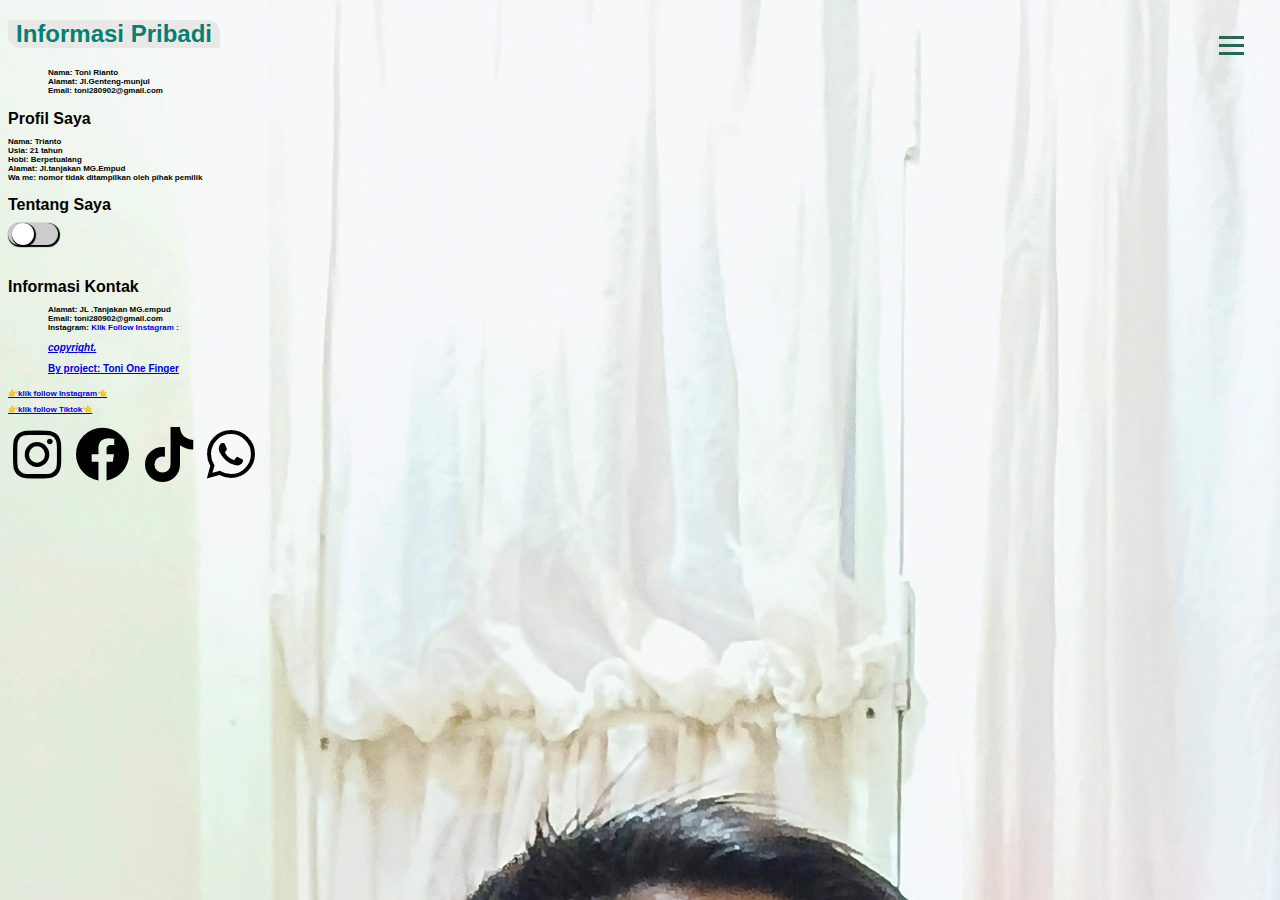
<file: index.html>
<!DOCTYPE html>
<html lang="en">

<head>
  <meta charset="utf-8">
  <meta name="viewport" content="width=device-width, initial-scale=1.0">
  <title>profil me ll🖌️</title>
  <link rel="stylesheet" type="text/css" href="style.css">
  <link rel="stylesheet" href="https://cdnjs.cloudflare.com/ajax/libs/font-awesome/5.15.3/css/all.min.css" />
</head>

<body>
  <container id="loading"></container>
  <container id="content"></container>
  <!-- Personal information section with a subtle style -->

  <header>
    <div onclick="notif()" style="float: right; position: relative; margin-top: 11px; right: 28px;">
      <div class="bar1"></div>
      <div class="bar2"></div>
      <div class="bar3"></div>
    </div>

    <h2
      style="text-align: center;  color: #008080; background-color: rgb(233, 232, 232); width: 212px; height: auto; border-end-start-radius: 12px; border-start-end-radius: 12px; text-shadow: 2px 0px 3px blanchedalmond;">
      <strong>Informasi Pribadi</strong>
    </h2>
    <ul>
      <li>Nama: Toni Rianto</li>
      <li>Alamat: Jl.Genteng-munjul</li>
      <li>Email: toni280902@gmail.com</li>
    </ul>
  </header>
  <section style="margin-top: -6px;">
    <h4>Profil Saya</h4>
    <li style="margin-top: -12px;">Nama: Trianto</li>
    <li>Usia: 21 tahun</li>
    <li>Hobi: Berpetualang</li>
    <li>Alamat: Jl.tanjakan MG.Empud</li>
    <li>Wa me: nomor tidak ditampilkan oleh pihak pemilik</li>
  </section>
  
  <section style="margin-top: -8px;">
    <h4>Tentang Saya</h4>
    <label class="switch" onclick="typeWriter()" ondblclick="location.reload()">
      <input type="checkbox">
      <span class="slider round"></span>
    </label>
    <p id="demo"></p>
  </section>

  <section>
    <h4>Informasi Kontak</h4>
    <ul style="margin-top: -12px;">
      <li><strong>Alamat:</strong> JL .Tanjakan MG.empud</li>
      <li><strong>Email:</strong> toni280902@gmail.com</li>
      <li><strong> Instagram:</strong>
        <a class="link-secondary" href="https://Instagram.com/brian_tio23" style="text-decoration-line: none;"> Klik
          Follow Instagram :
        </a>
      </li>
      <a href="https://instagram.com/brian_tio23" class="copyright">
        <p class="cr"><i class="material-icons-sharp cr-logo">copyright. </i></p>
        <p>By project: Toni One Finger</p>
      </a>
    </ul>
  </section>
  <a class="link-secondary" href="https://Instagram.com/brian_tio23" Instagram>
    <p class="item">👉klik follow Instagram👈</p>
  </a>
  <a class="link-secondary" href="https://Tiktok.com/@brian_tio23" Tiktok>
    <p class="item">👉klik follow Tiktok👈</p>
  </a>
<footer>
  <div class="social-icon">
    <a href="https://www.instagram.com/brian_tio23" target="_blank"><i class="fab fa-instagram"></i></a>
    <a href="https://www.threads.net/brian_tio23" target="_blank"><i class="fab fa-facebook"></i></a>
    <a href="https://www.tiktok.com/@brian_tio23" target="_blank"><i class="fab fa-tiktok"></i></a>
    <a href disabled ="https://wa.me/+6282164503296"><i class="fab fa-whatsapp"></i></a>
  </div>
<script src="script.js"></script>
</footer>
</body>
</html>
</file>
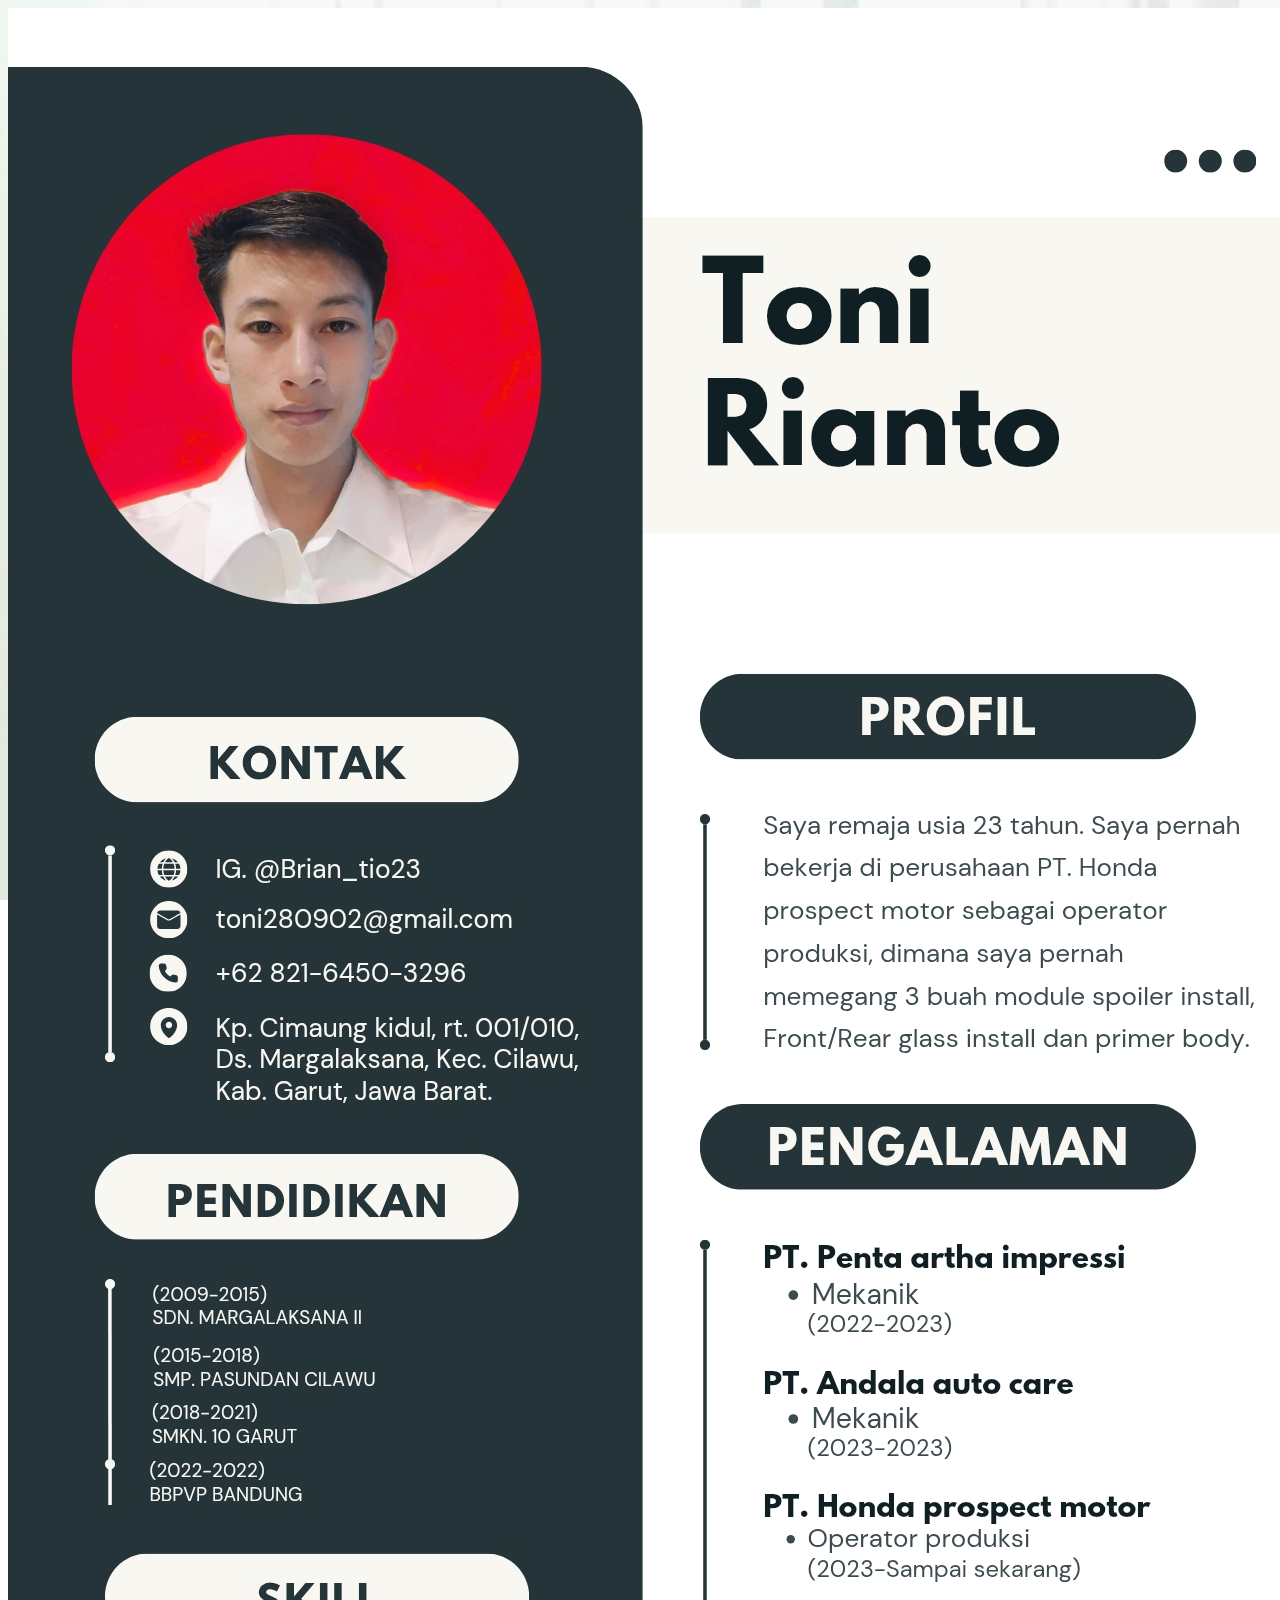
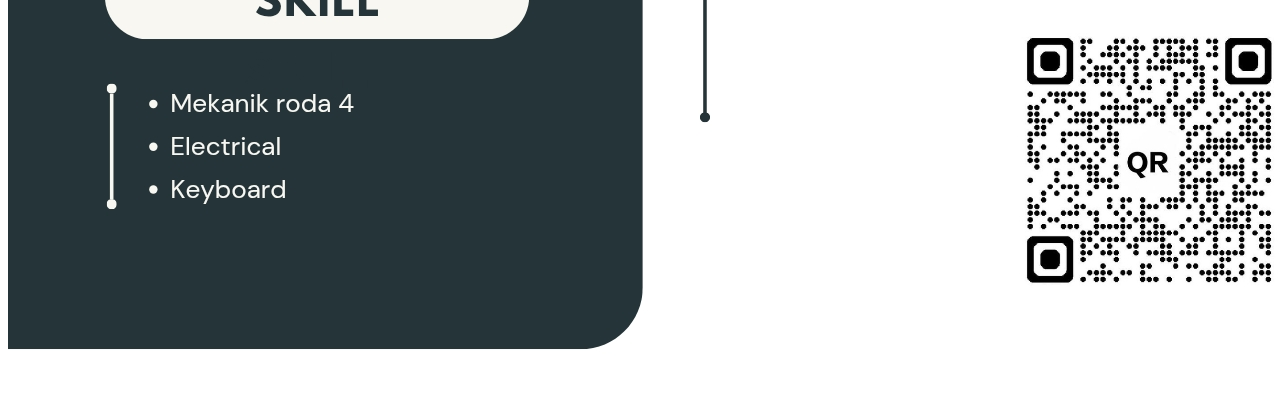
<file: index_2.html>
<!DOCTYPE html>
<html lang="en">
<head>
  <meta charset="UTF-8">
  <meta name="viewport" content="width=device-width, initial-scale=1.0">
  <title>CV.Toni Rianto</title>
  <link rel="stylesheet" type="text/css" href="style.css">
  <link rel="stylesheet" href="https://cdnjs.cloudflare.com/ajax/libs/font-awesome/5.15.3/css/all.min.css" />
</head>
<body>
  <img src="CV.jpg" alt="Curriculum Vitae" class="cv-img">
</body>
</html>
</file>
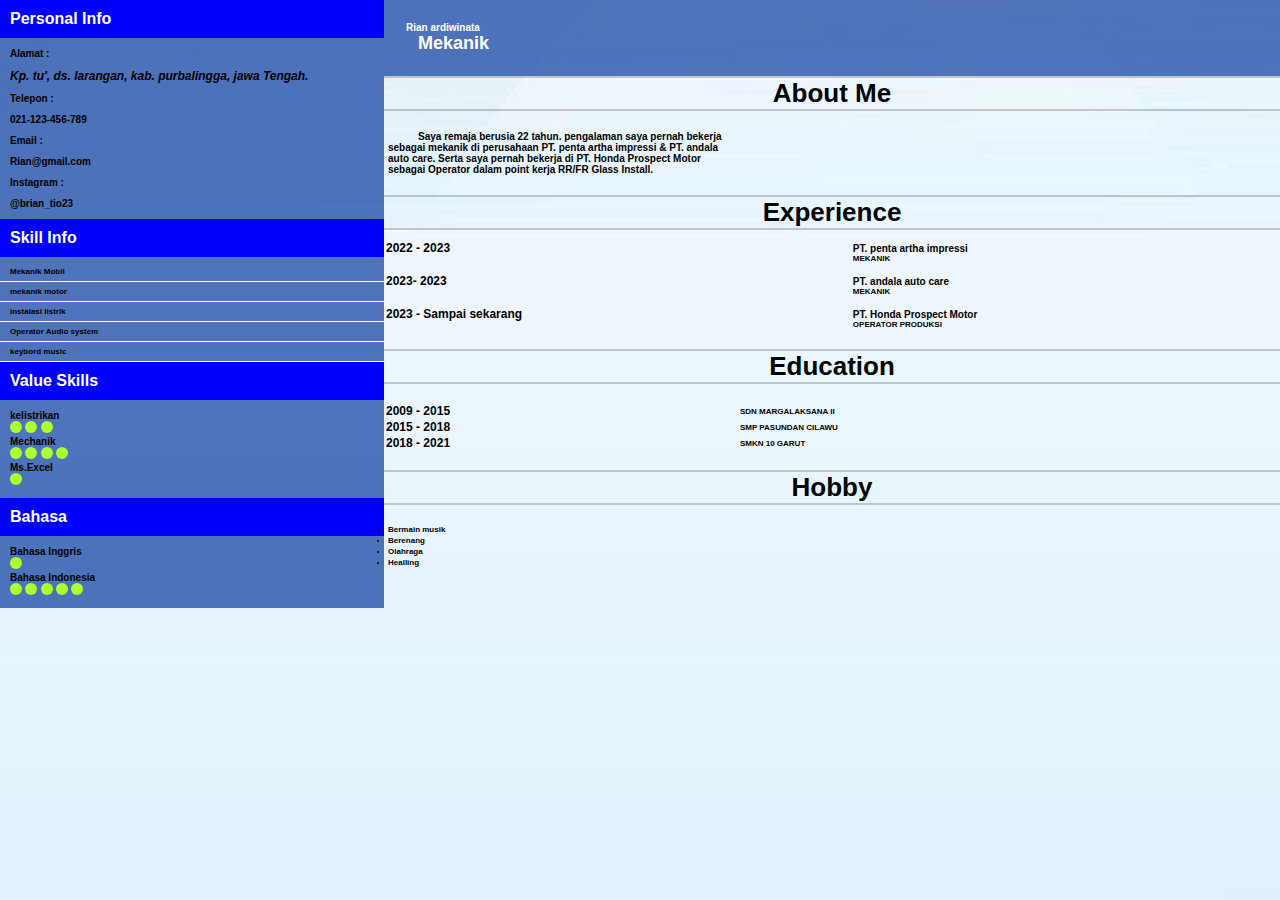
<file: land2.html>
<!DOCTYPE html>
<html lang="en">

<head>
    <meta charset="UTF-8">
    <meta name="viewport" content="width=device-width, initial-scale=1.0">
    <meta http-equiv="X-UA-Compatible" content="ie=edge">
    <title>Curiculum Vitae</title>
    <link rel="stylesheet" type="text/css" href="style.css" />
</head>

<style>
    * {
    margin: 0;
    padding: 0;
    box-sizing: border-box;
}

body {
    scroll-behavior: smooth;
    background-image: url(f2.jpg);
    background-size: cover;
    background-position: center;
}


#loading {
    position: fixed;
    top: 0;
    left: 0;
    width: 100%;
    height: 100%;
    background-color: #ffffff;
    z-index: 9999;
    display: flex;
    justify-content: center;
    align-items: center;
  }
  
  #loading:after {
    content: "";
    width: 45px;
    height: 45px;
    border: 6px solid #000000;
    border-top-color: #ffffff;
    border-radius: 100%;
    animation: spin 1s linear infinite;
  }
  
  @keyframes spin {
    0% {
      transform: rotate(0deg);
    }
  
    100% {
      transform: rotate(360deg);
    }
  }

.main {
    width:30%;
    float: left;
    background-color:#003399ab;

}

.foto-bulat {
    position: relative;
    top: 10px;
    left: 10px;
    width: 100px; /* Ukuran foto */
    height: 100px;
    border-radius: 50%; /* Membuat foto menjadi bulat */
    overflow: hidden;
}

.foto-bulat img {
    width: 100%;
    height: 100%;
    object-fit: cover;
}

.content {
    width:70%;
    float: left;

}
h1,h2 {
    margin: 10px;
    font-size: 22px;
    color:  #fff;
}


/*
Design Personal Info
*/
#info {
    background-color:#0000ff;
    padding: 10px;
    font-size: 16px;
    color:  #fff;
}

#contact {
    margin:10px;
    font-size: 12px;
    color: black;
    font-weight: bold;
}


#contact-content{
    margin: 10px;
    color: black;
    font-size: 12px;
    position: relative;
}

/*
Design Skill Info
*/
ul#info-list {
    list-style-type: none;
    margin: 5px 0 0 0;
    padding:0;
    color: black;
    font-size: 12px;
}
li#info-item {
    border-bottom: 1px solid #fff;
    padding-top: 5px;
    padding-left: 10px;
    padding-bottom:5px;
}

/*
Design Software dan Bahasa Info
*/
span.dot {
    background-color:greenyellow;
    border-radius: 50%;
    height: 12px;
    width: 12px;
    display: inline-block;
}

/*
Design Summary
*/

#summary {
    text-align: justify;
    color:  #fff;
    background-color: #003399ab;
    padding: 22px;
    font-size: 28px;
    font-weight: bold;
}


#exp {
    border-top: 2px solid #4444;
    font-size: 26px;
    text-align: center;
    border-bottom: 2px solid #4444;
}

table {
    width: 100%;
    font-size: 12px;
}
</style>

<container id="loading"></container>
<container id="content"></container>

<body>

    <div class="main">
    

        <!--Content Personal Info-->
        <div id="info">Personal Info</div>
        <div id="contact">
            <p>Alamat :</p>
        </div>
        <div id="contact-content">
            <address>
                Kp. tu', ds. larangan, kab. purbalingga, jawa Tengah.
            </address>
        </div>
        <div id="contact">
            <p>Telepon :</p>
        </div>
        <div id="contact-content">
            <p>021-123-456-789</p>
        </div>
        <div id="contact">
            <p>Email :</p>
        </div>
        <div id="contact-content">
            <p>Rian@gmail.com</p>
        </div>
        <div id="contact">
            <p>Instagram :</p>
        </div>
        <div id="contact-content">
            <p>@brian_tio23</p>
        </div>


        <!--Content Skill Info-->
        <div id="info">Skill Info</div>

        <ul id="info-list">
            <li id="info-item">Mekanik Mobil</li>
            <li id="info-item">mekanik motor</li>
            <li id="info-item">instalasi listrik</li>
            <li id="info-item">Operator Audio system</li>
            <li id="info-item">keybord music</li>
        </ul>

        <!--Content Software Info-->
        <div id="info">Value Skills</div>
        <div id="contact-content">
            <p>kelistrikan</p>
            <span class="dot"></span>
            <span class="dot"></span>
            <span class="dot"></span>


            <p>Mechanik</p>
            <span class="dot"></span>
            <span class="dot"></span>
            <span class="dot"></span>
            <span class="dot"></span>

            <p>Ms.Excel</p>
            <pan class="dot"></span>
            <span class="dot"></span>
        </div>

        <!--Content Bahasa Info-->
        <div id="info">Bahasa</div>
        <div id="contact-content">
            <p>Bahasa Inggris</p>
            <span class="dot"></span>

            <p>Bahasa Indonesia</p>
            <span class="dot"></span>
            <span class="dot"></span>
            <span class="dot"></span>
            <span class="dot"></span>
            <span class="dot"></span>
        </div>
    </div>

    <div class="content">
        <div id="summary">
            <p>Rian ardiwinata</p>
            <p style="font-size: 18px; margin-left: 12px;">Mekanik</p>
        </div>

        <div id="info-content">
            <div id="exp"><b>About Me</b></div>
            <br>
            <table>
                <td style="padding-left: 2px;">
                    <p style="text-indent: 30px;">Saya remaja berusia 22 tahun. pengalaman saya pernah bekerja</p>
                    <p>sebagai mekanik di perusahaan PT. penta artha impressi & PT. andala</p>
                    <p>auto care. Serta saya pernah bekerja di PT. Honda Prospect Motor</p>
                    <p>sebagai Operator dalam point kerja RR/FR Glass Install.</p>
                </td>
            </table>
        </div>
        <br>
        <div id="info-content">
            <div id="exp"><b>Experience</b></div>
            <table>
                <tr>
                    <td>2022 - 2023</td>
                    <td>
                        <p>
                            <br>
                            PT. penta artha impressi
                            <ul id="exp-list">
                                <li id="item-list">MEKANIK</li>
                            </ul>
                        </p>
                    </td>
                </tr>
                <tr>
                    <td>2023- 2023</td>
                    <td>
                        <p>
                            <br>
                            PT. andala auto care
                            <ul id="exp-list">
                                <li id="item-list">MEKANIK</li>
                            </ul>
                        </p>
                    </td>
                </tr>
                <tr>
                    <td>2023 - Sampai sekarang</td>
                    <td>
                        <p>
                            <br>
                            PT. Honda Prospect Motor
                            <ul id="exp-list">
                                <li id="item-list">OPERATOR PRODUKSI</li>
                            </ul>
                        </p>
                    </td>
                </tr>
            </table>

        </div>
        <br>
        <div id="info-content">
            <div id="exp"><b>Education</b></div>
            <br>
            <table>
                <tr>
                    <td>2009 - 2015</td>
                    <td>
                        <p>
                            <li style="list-style-type: none;">SDN MARGALAKSANA II</li>
                        </p>
                    </td>
                </tr>
                <tr>
                    <td>2015 - 2018</td>
                    <td>
                        <p>
                           <li style="list-style-type: none;">SMP PASUNDAN CILAWU</li>
                        </p>
                    </td>
                </tr>
                <tr>
                    <td>2018 - 2021</td>
                    <td>
                        <p>
                            <li style="list-style-type: none;">SMKN 10 GARUT</li>
                        </p>
                    </td>
                </tr>
            </table>
        </div>
        <br>
        <div id="info-content">
            <div id="exp"><b>Hobby</b></div>
            <BR>
            <table>
                <tr>
                    <td></td>
                    <td>
                        <p>
                            <li id="item-list">Bermain musik</li>
                        </p>
                    </td>
                </tr>
                <tr>
                    <td></td>
                    <td>
                        <p>
                           <li id="item-list">Berenang</li>
                        </p>
                    </td>
                </tr>
                <tr>
                    <td></td>
                    <td>
                        <p>
                            <li id="item-list">Olahraga</li>
                        </p>
                    </td>
                </tr>
                <tr>
                    <td></td>
                    <td>
                        <p>
                            <li id="item-list">Healling</li>
                        </p>
                    </td>
                </tr>
            </table>
        </div>
    </div>
    <script>
            window.addEventListener("load", function () {
        var loading = document.getElementById("loading");
        loading.style.display = "none";
    });
    

    document.addEventListener('DOMContentLoaded', () => {
        showSlides();

        const form = document.getElementById('contact-form');
        form.addEventListener('submit', function(e) {
            e.preventDefault();
           
            const name = document.getElementById('name').value;
            const email = document.getElementById('email').value;
            const message = document.getElementById('message').value;

            if (name && email && message) {
                alert('Form submitted successfully!');
                form.reset();
            } else {
                alert('Please fill out all fields.');
            }
        });
    });

    </script>
</body>
</html>
</file>
<file: style.css>
html{
  margin: 0;
  padding: 0;
  box-sizing: border-box;
}

img[alt="www.000webhost.com"]{
    display: none;
}

body {
  background-image: url("foto.jpg");
  background-size: cover;
  background-attachment: fixed;
  font-weight: bold;
  font-family: Arial, sans-serif;

}

.bar1,
.bar2,
.bar3 {
  width: 25px;
  height: 3px;
  background-color: rgb(36, 105, 86);
  margin: 5px 0;
  transition: 0.4s;
}

ul {
  list-style-type: none;
}

li {
  font-size: 8px;
}

p {
  font-size: 10px;
}

.item {
  margin-top: -1px;
  font-size: 8px;
}

.switch {
  bottom: 12px;
  position: relative;
  display: inline-block;
  width: 50px;
  height: 22px;
}

.switch input {
  opacity: 0;
  width: 0;
  height: 0;
}

.slider {
  position: absolute;
  cursor: pointer;
  top: 0;
  left: 0;
  right: 0;
  bottom: 0;
  background-color: #ccc;
  -webkit-transition: .4s;
  transition: .4s;
}

.slider:before {
  position: absolute;
  content: "";
  height: 22px;
  width: 22px;
  left: 4px;
  background-color: white;
  -webkit-transition: .4s;
  transition: .4s;
}

input:checked+.slider {
  background-color: #2196f3;
  box-shadow:1px 1px 1px 1px black;
}

input:focus+.slider {
  box-shadow:1px 1px 1px 1px black;
}

input:checked+.slider:before {
  -webkit-transform: translateX(26px);
  -ms-transform: translateX(26px);
  transform: translateX(26px);
}

.slider.round {
  border-radius: 34px;
  box-shadow:1px 1px 1px 1px black;
}

.slider.round::before {
  border-radius: 50%;
  box-shadow:1px 1px 1px 1px black;
}

.social-icon i {
  font-size: 55px;
  margin: 5px;
  color: #000;
  transition: all 0.3s ease-in-out;
  box-shadow: 6px 6px 12px #c5c5c5, -6px -6px -12px #ffffff;
}

.social-icon i:hover {
  transform: translateY(-2px);
}

#loading {
  position: fixed;
  top: 0;
  left: 0;
  width: 100%;
  height: 100%;
  background-color: #ffffff;
  z-index: 9999;
  display: flex;
  justify-content: center;
  align-items: center;
}

#loading:after {
  content: "";
  width: 45px;
  height: 45px;
  border: 6px solid #000000;
  border-top-color: #ffffff;
  border-radius: 100%;
  animation: spin 1s linear infinite;
}

@keyframes spin {
  0% {
    transform: rotate(0deg);
  }

  100% {
    transform: rotate(360deg);
  }
}
</file>
